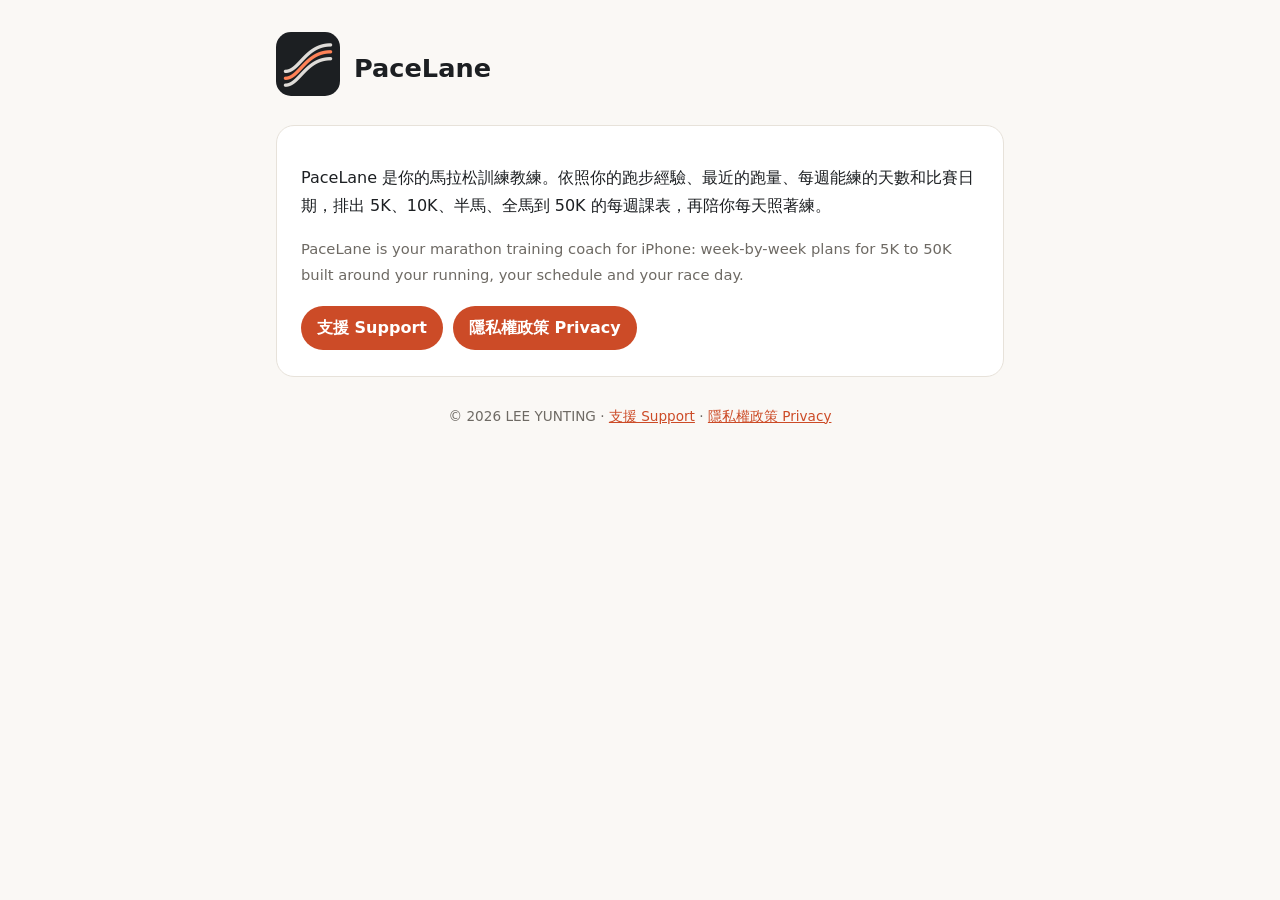
<file: index.html>
<!doctype html>
<html lang="zh-Hant">
<head>
<meta charset="utf-8"><meta name="viewport" content="width=device-width,initial-scale=1">
<title>PaceLane</title>
<link rel="stylesheet" href="/style.css">
<link rel="icon" href="/icon.png">
</head>
<body><div class="wrap">
<header><a href="/"><img src="/icon.png" alt=""></a><h1>PaceLane</h1></header>
<div class="card"><p>PaceLane 是你的馬拉松訓練教練。依照你的跑步經驗、最近的跑量、每週能練的天數和比賽日期，排出 5K、10K、半馬、全馬到 50K 的每週課表，再陪你每天照著練。</p><p class="muted">PaceLane is your marathon training coach for iPhone: week-by-week plans for 5K to 50K built around your running, your schedule and your race day.</p><nav><a href="/support/">支援 Support</a><a href="/privacy/">隱私權政策 Privacy</a></nav></div>
<footer>© 2026 LEE YUNTING · <a href="/support/">支援 Support</a> · <a href="/privacy/">隱私權政策 Privacy</a></footer>
</div></body></html>
</file>
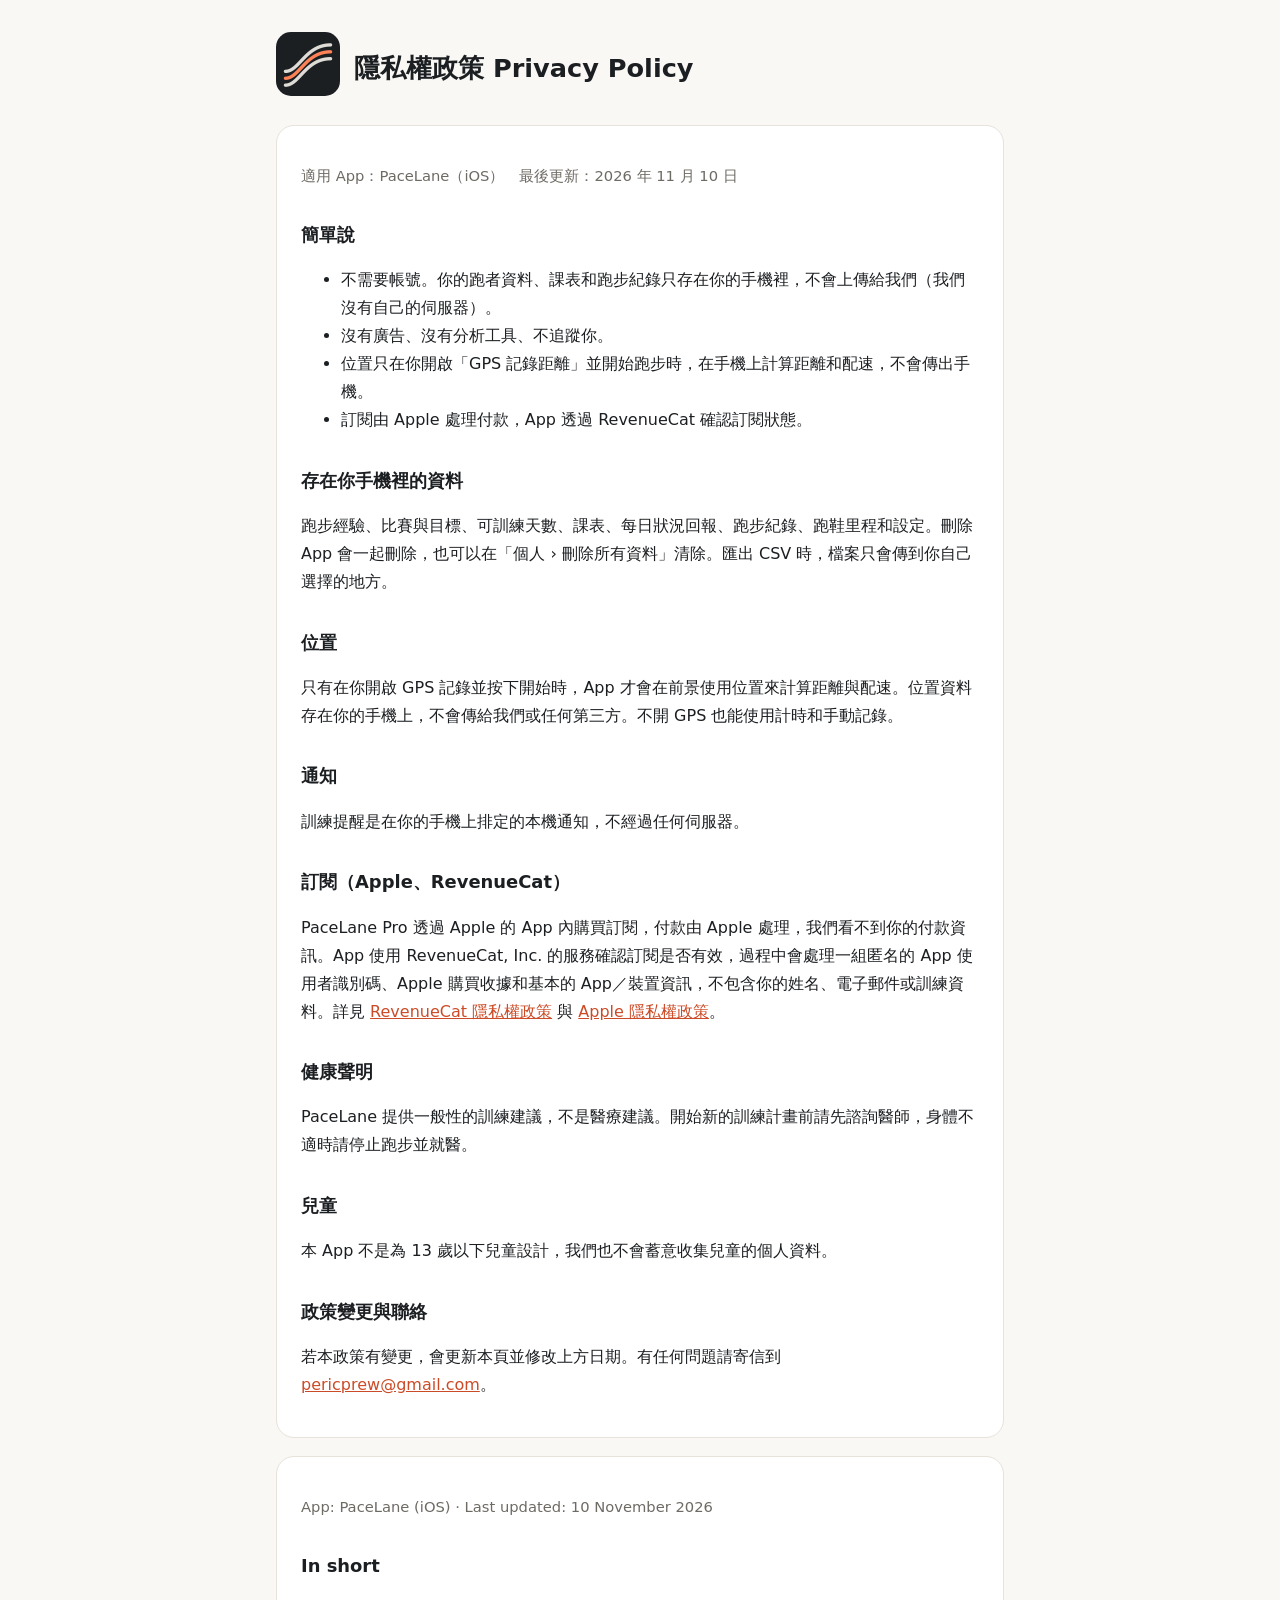
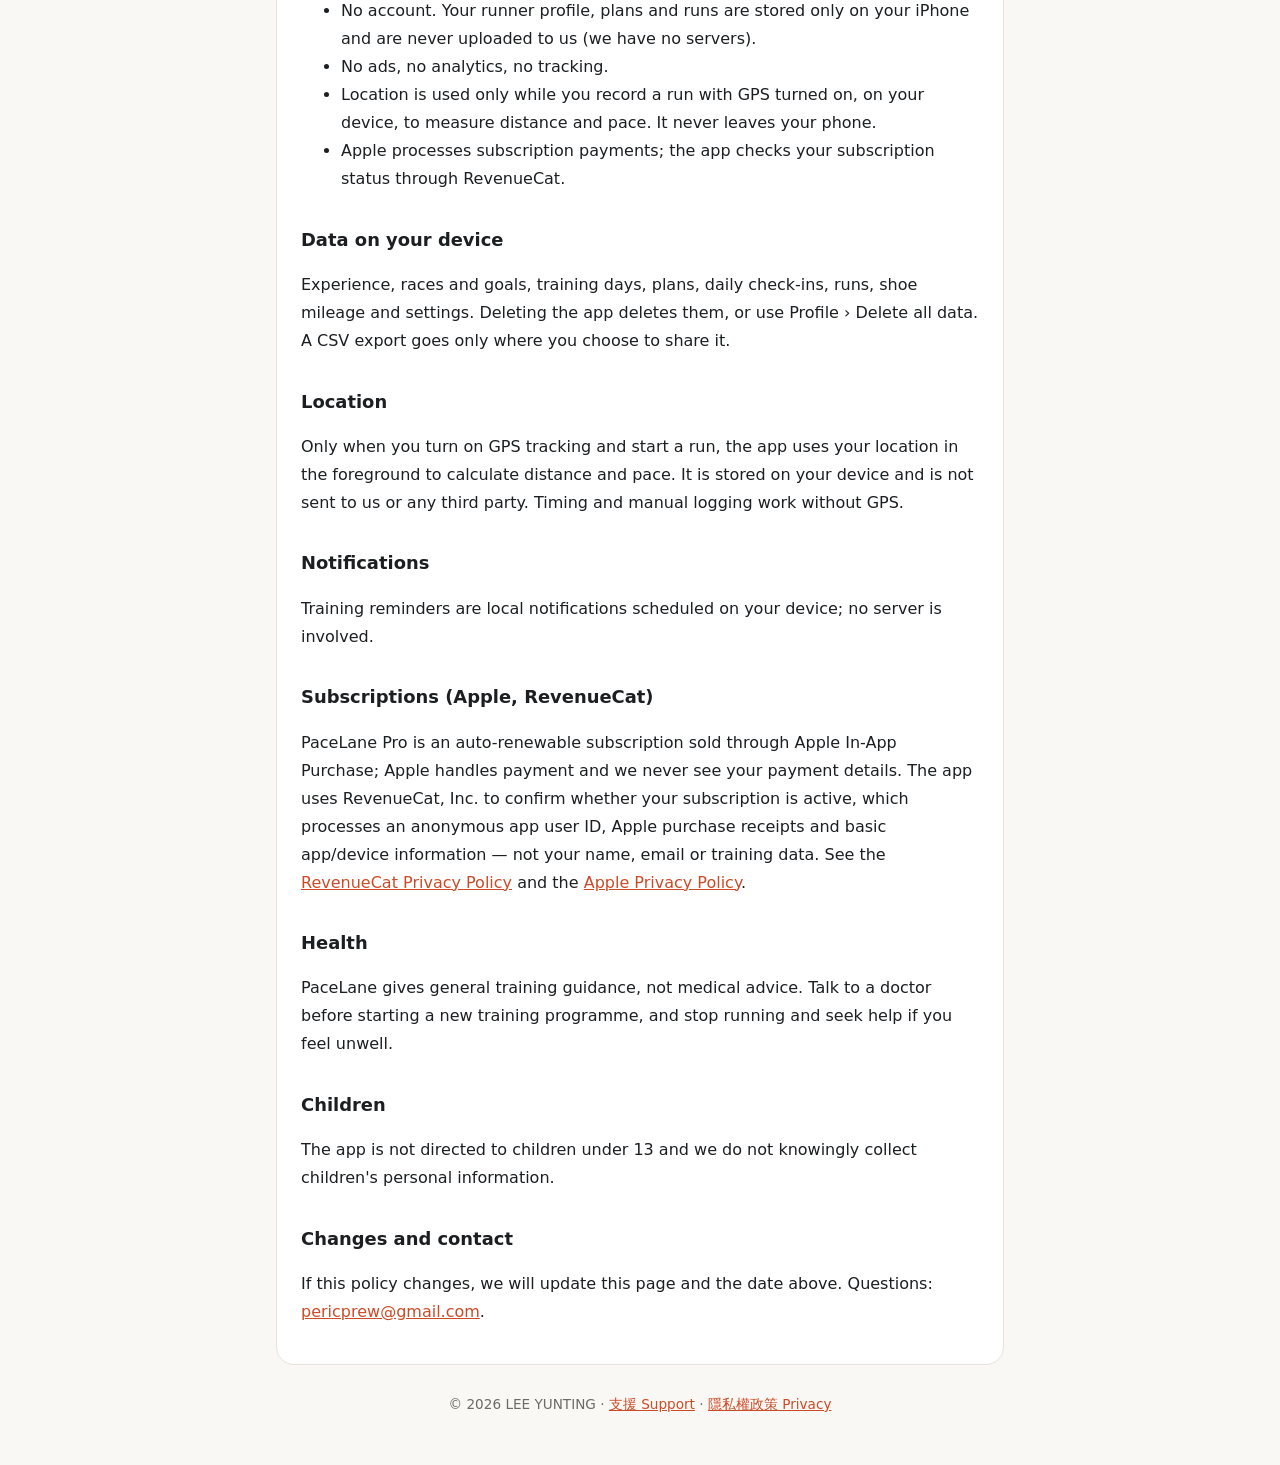
<file: privacy/index.html>
<!doctype html>
<html lang="zh-Hant">
<head>
<meta charset="utf-8"><meta name="viewport" content="width=device-width,initial-scale=1">
<title>隱私權政策 Privacy Policy — PaceLane</title>
<link rel="stylesheet" href="/style.css">
<link rel="icon" href="/icon.png">
</head>
<body><div class="wrap">
<header><a href="/"><img src="/icon.png" alt=""></a><h1>隱私權政策 Privacy Policy</h1></header>
<div class="card" lang="zh-Hant"><p class="muted">適用 App：PaceLane（iOS）　最後更新：2026 年 11 月 10 日</p>
<h2>簡單說</h2>
<ul><li>不需要帳號。你的跑者資料、課表和跑步紀錄只存在你的手機裡，不會上傳給我們（我們沒有自己的伺服器）。</li>
<li>沒有廣告、沒有分析工具、不追蹤你。</li>
<li>位置只在你開啟「GPS 記錄距離」並開始跑步時，在手機上計算距離和配速，不會傳出手機。</li>
<li>訂閱由 Apple 處理付款，App 透過 RevenueCat 確認訂閱狀態。</li></ul>
<h2>存在你手機裡的資料</h2>
<p>跑步經驗、比賽與目標、可訓練天數、課表、每日狀況回報、跑步紀錄、跑鞋里程和設定。刪除 App 會一起刪除，也可以在「個人 › 刪除所有資料」清除。匯出 CSV 時，檔案只會傳到你自己選擇的地方。</p>
<h2>位置</h2>
<p>只有在你開啟 GPS 記錄並按下開始時，App 才會在前景使用位置來計算距離與配速。位置資料存在你的手機上，不會傳給我們或任何第三方。不開 GPS 也能使用計時和手動記錄。</p>
<h2>通知</h2>
<p>訓練提醒是在你的手機上排定的本機通知，不經過任何伺服器。</p>
<h2>訂閱（Apple、RevenueCat）</h2>
<p>PaceLane Pro 透過 Apple 的 App 內購買訂閱，付款由 Apple 處理，我們看不到你的付款資訊。App 使用 RevenueCat, Inc. 的服務確認訂閱是否有效，過程中會處理一組匿名的 App 使用者識別碼、Apple 購買收據和基本的 App／裝置資訊，不包含你的姓名、電子郵件或訓練資料。詳見 <a href="https://www.revenuecat.com/privacy/">RevenueCat 隱私權政策</a> 與 <a href="https://www.apple.com/legal/privacy/">Apple 隱私權政策</a>。</p>
<h2>健康聲明</h2>
<p>PaceLane 提供一般性的訓練建議，不是醫療建議。開始新的訓練計畫前請先諮詢醫師，身體不適時請停止跑步並就醫。</p>
<h2>兒童</h2><p>本 App 不是為 13 歲以下兒童設計，我們也不會蓄意收集兒童的個人資料。</p>
<h2>政策變更與聯絡</h2><p>若本政策有變更，會更新本頁並修改上方日期。有任何問題請寄信到 <a href="mailto:pericprew@gmail.com">pericprew@gmail.com</a>。</p></div><div class="card" lang="en"><p class="muted">App: PaceLane (iOS) · Last updated: 10 November 2026</p>
<h2>In short</h2>
<ul><li>No account. Your runner profile, plans and runs are stored only on your iPhone and are never uploaded to us (we have no servers).</li>
<li>No ads, no analytics, no tracking.</li>
<li>Location is used only while you record a run with GPS turned on, on your device, to measure distance and pace. It never leaves your phone.</li>
<li>Apple processes subscription payments; the app checks your subscription status through RevenueCat.</li></ul>
<h2>Data on your device</h2>
<p>Experience, races and goals, training days, plans, daily check-ins, runs, shoe mileage and settings. Deleting the app deletes them, or use Profile › Delete all data. A CSV export goes only where you choose to share it.</p>
<h2>Location</h2>
<p>Only when you turn on GPS tracking and start a run, the app uses your location in the foreground to calculate distance and pace. It is stored on your device and is not sent to us or any third party. Timing and manual logging work without GPS.</p>
<h2>Notifications</h2><p>Training reminders are local notifications scheduled on your device; no server is involved.</p>
<h2>Subscriptions (Apple, RevenueCat)</h2>
<p>PaceLane Pro is an auto-renewable subscription sold through Apple In-App Purchase; Apple handles payment and we never see your payment details. The app uses RevenueCat, Inc. to confirm whether your subscription is active, which processes an anonymous app user ID, Apple purchase receipts and basic app/device information — not your name, email or training data. See the <a href="https://www.revenuecat.com/privacy/">RevenueCat Privacy Policy</a> and the <a href="https://www.apple.com/legal/privacy/">Apple Privacy Policy</a>.</p>
<h2>Health</h2><p>PaceLane gives general training guidance, not medical advice. Talk to a doctor before starting a new training programme, and stop running and seek help if you feel unwell.</p>
<h2>Children</h2><p>The app is not directed to children under 13 and we do not knowingly collect children's personal information.</p>
<h2>Changes and contact</h2><p>If this policy changes, we will update this page and the date above. Questions: <a href="mailto:pericprew@gmail.com">pericprew@gmail.com</a>.</p></div>
<footer>© 2026 LEE YUNTING · <a href="/support/">支援 Support</a> · <a href="/privacy/">隱私權政策 Privacy</a></footer>
</div></body></html>
</file>
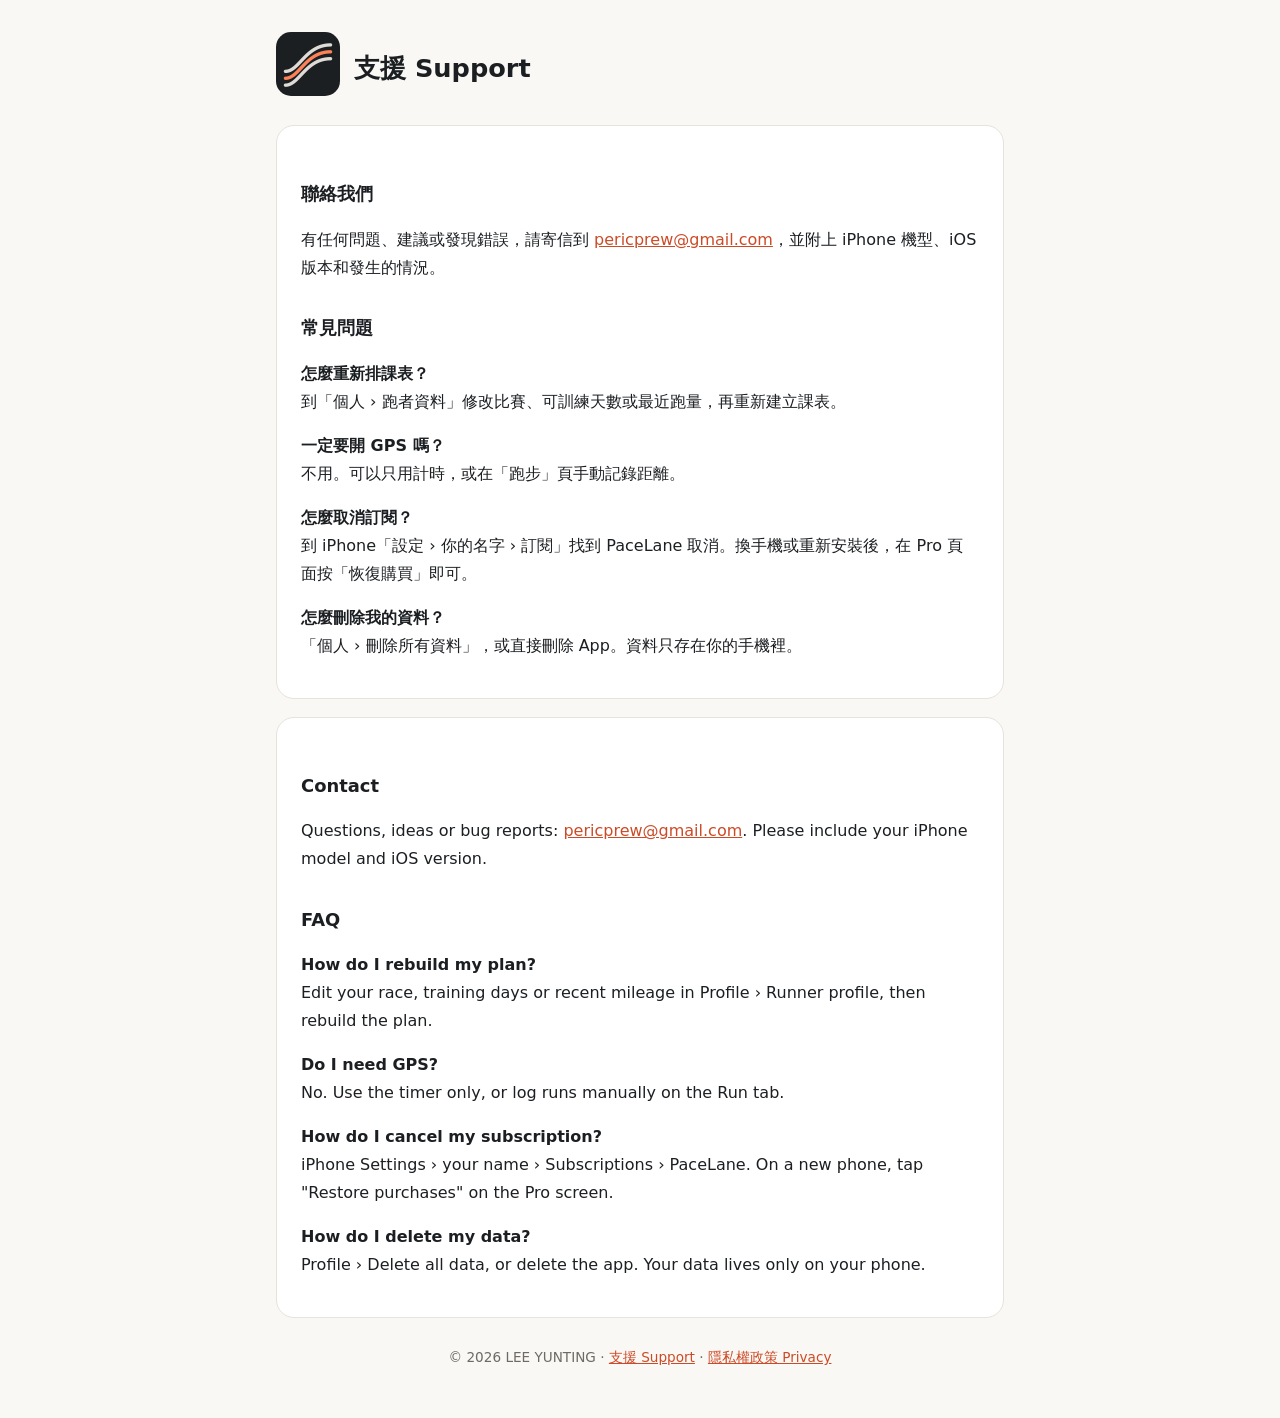
<file: support/index.html>
<!doctype html>
<html lang="zh-Hant">
<head>
<meta charset="utf-8"><meta name="viewport" content="width=device-width,initial-scale=1">
<title>支援 Support — PaceLane</title>
<link rel="stylesheet" href="/style.css">
<link rel="icon" href="/icon.png">
</head>
<body><div class="wrap">
<header><a href="/"><img src="/icon.png" alt=""></a><h1>支援 Support</h1></header>
<div class="card" lang="zh-Hant"><h2>聯絡我們</h2><p>有任何問題、建議或發現錯誤，請寄信到 <a href="mailto:pericprew@gmail.com">pericprew@gmail.com</a>，並附上 iPhone 機型、iOS 版本和發生的情況。</p>
<h2>常見問題</h2>
<p><strong>怎麼重新排課表？</strong><br>到「個人 › 跑者資料」修改比賽、可訓練天數或最近跑量，再重新建立課表。</p>
<p><strong>一定要開 GPS 嗎？</strong><br>不用。可以只用計時，或在「跑步」頁手動記錄距離。</p>
<p><strong>怎麼取消訂閱？</strong><br>到 iPhone「設定 › 你的名字 › 訂閱」找到 PaceLane 取消。換手機或重新安裝後，在 Pro 頁面按「恢復購買」即可。</p>
<p><strong>怎麼刪除我的資料？</strong><br>「個人 › 刪除所有資料」，或直接刪除 App。資料只存在你的手機裡。</p></div><div class="card" lang="en"><h2>Contact</h2><p>Questions, ideas or bug reports: <a href="mailto:pericprew@gmail.com">pericprew@gmail.com</a>. Please include your iPhone model and iOS version.</p>
<h2>FAQ</h2>
<p><strong>How do I rebuild my plan?</strong><br>Edit your race, training days or recent mileage in Profile › Runner profile, then rebuild the plan.</p>
<p><strong>Do I need GPS?</strong><br>No. Use the timer only, or log runs manually on the Run tab.</p>
<p><strong>How do I cancel my subscription?</strong><br>iPhone Settings › your name › Subscriptions › PaceLane. On a new phone, tap "Restore purchases" on the Pro screen.</p>
<p><strong>How do I delete my data?</strong><br>Profile › Delete all data, or delete the app. Your data lives only on your phone.</p></div>
<footer>© 2026 LEE YUNTING · <a href="/support/">支援 Support</a> · <a href="/privacy/">隱私權政策 Privacy</a></footer>
</div></body></html>
</file>
<file: style.css>
:root{--bg:#FAF8F5;--card:#FFFFFF;--ink:#1C1F22;--soft:#6E6A64;--line:#E7E2DA;--accent:#CC4B27;--onaccent:#FFFFFF}
*{box-sizing:border-box}
body{margin:0;background:var(--bg);color:var(--ink);font-family:system-ui,-apple-system,"PingFang TC","Noto Sans TC","Microsoft JhengHei",sans-serif;line-height:1.75}
.wrap{max-width:760px;margin:0 auto;padding:32px 16px 48px}
header{display:flex;align-items:center;gap:14px;margin-bottom:20px}
header img{width:64px;height:64px;border-radius:15px}
header a{color:inherit;text-decoration:none}
h1{font-size:1.6rem;margin:0}
h2{font-size:1.12rem;margin:1.7em 0 .4em}
.card{background:var(--card);border:1px solid var(--line);border-radius:18px;padding:22px 24px;margin-bottom:18px}
.muted{color:var(--soft);font-size:.92rem}
a{color:var(--accent)}
nav{display:flex;gap:10px;flex-wrap:wrap;margin:18px 0 4px}
nav a{background:var(--accent);color:var(--onaccent);font-weight:700;text-decoration:none;padding:8px 16px;border-radius:999px}
footer{margin-top:28px;color:var(--soft);font-size:.85rem;text-align:center}
</file>
